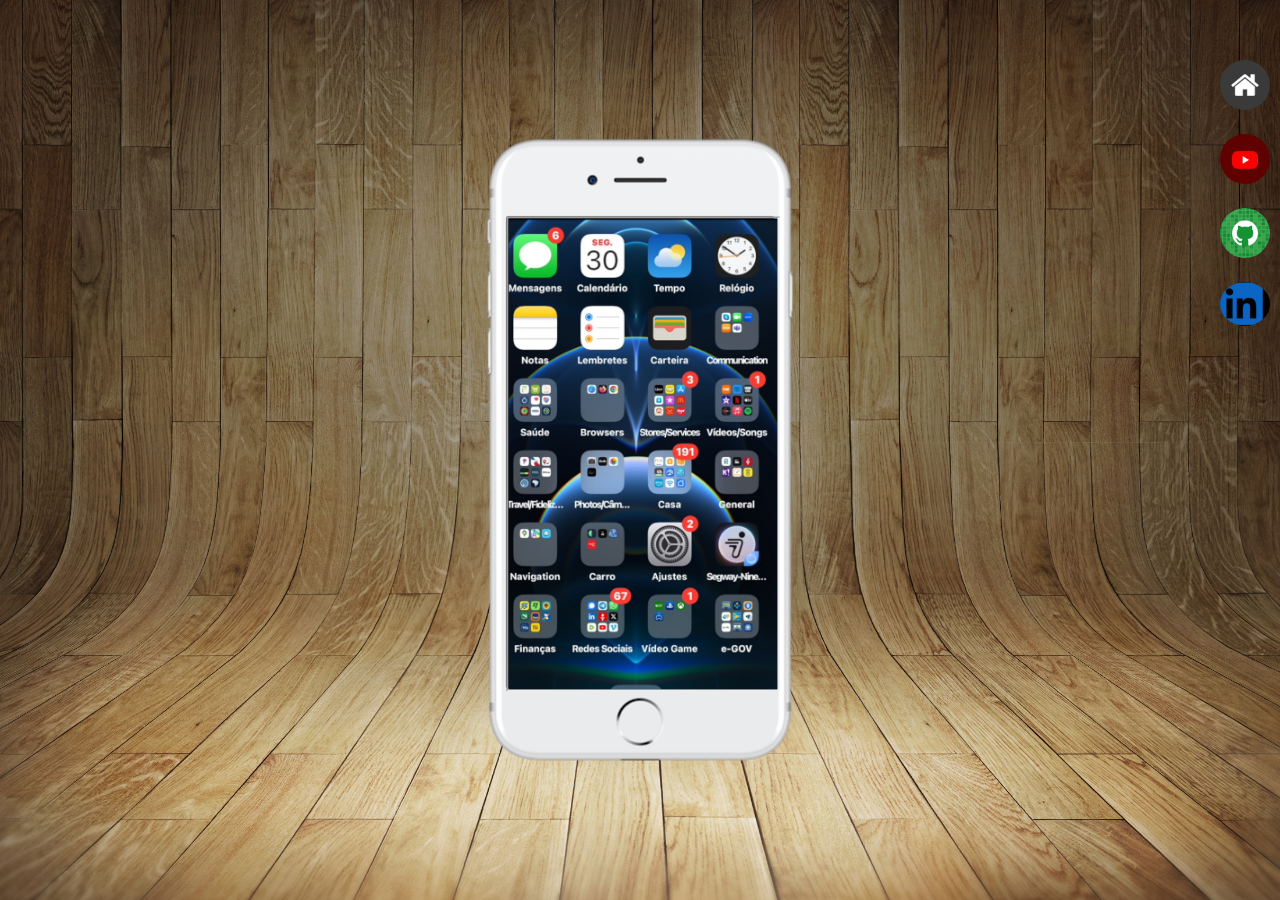
<file: index.html>
<!DOCTYPE html>
<html lang="pt-br">
  <head>
    <meta charset="UTF-8" />
    <meta name="viewport" content="width=device-width, initial-scale=1.0" />
    <title> Projeto Redes Sociais</title>
    <link
      rel="shortcut icon"
      href="imagens/Horizontal_sem_fundo_(1920x1080).ico"
      type="image/x-icon"
    />
    <link rel="stylesheet" href="estilos/style.css">
  </head>
  <body>
    <main>
      <!-- <nav>
        <li><a href="imagens/logo-home.jpg" target="frame">Home</a></li>
      </nav>

      <section id="container">
        <section id="conteudo">
          <iframe src="#" id="tela" name="frame"> </iframe>
        </section>
      </section> -->

      <section id="telefone">
        <iframe src="home.html" name="tela" id="tela"></iframe>
      </section>
      <section id="redes-sociais">
        <a href="home.html" target="tela"><img src="imagens/logo-home.jpg" alt="Home"></a> <br>
        <a href="youtube.html" target="tela"><img src="imagens/logo-youtube.jpg" alt="Youtube"></a> <br>
        <a href="github.html" target="tela"><img src="imagens/logo-github.jpg" alt="GitHub"></a> <br>
        <a href="linkedin.html" target="tela"><img src="imagens/Logo-linkedin.jpg" alt="LinKedin"></a> <br>
      </section>

    </main>
  </body>
</html>
</file>
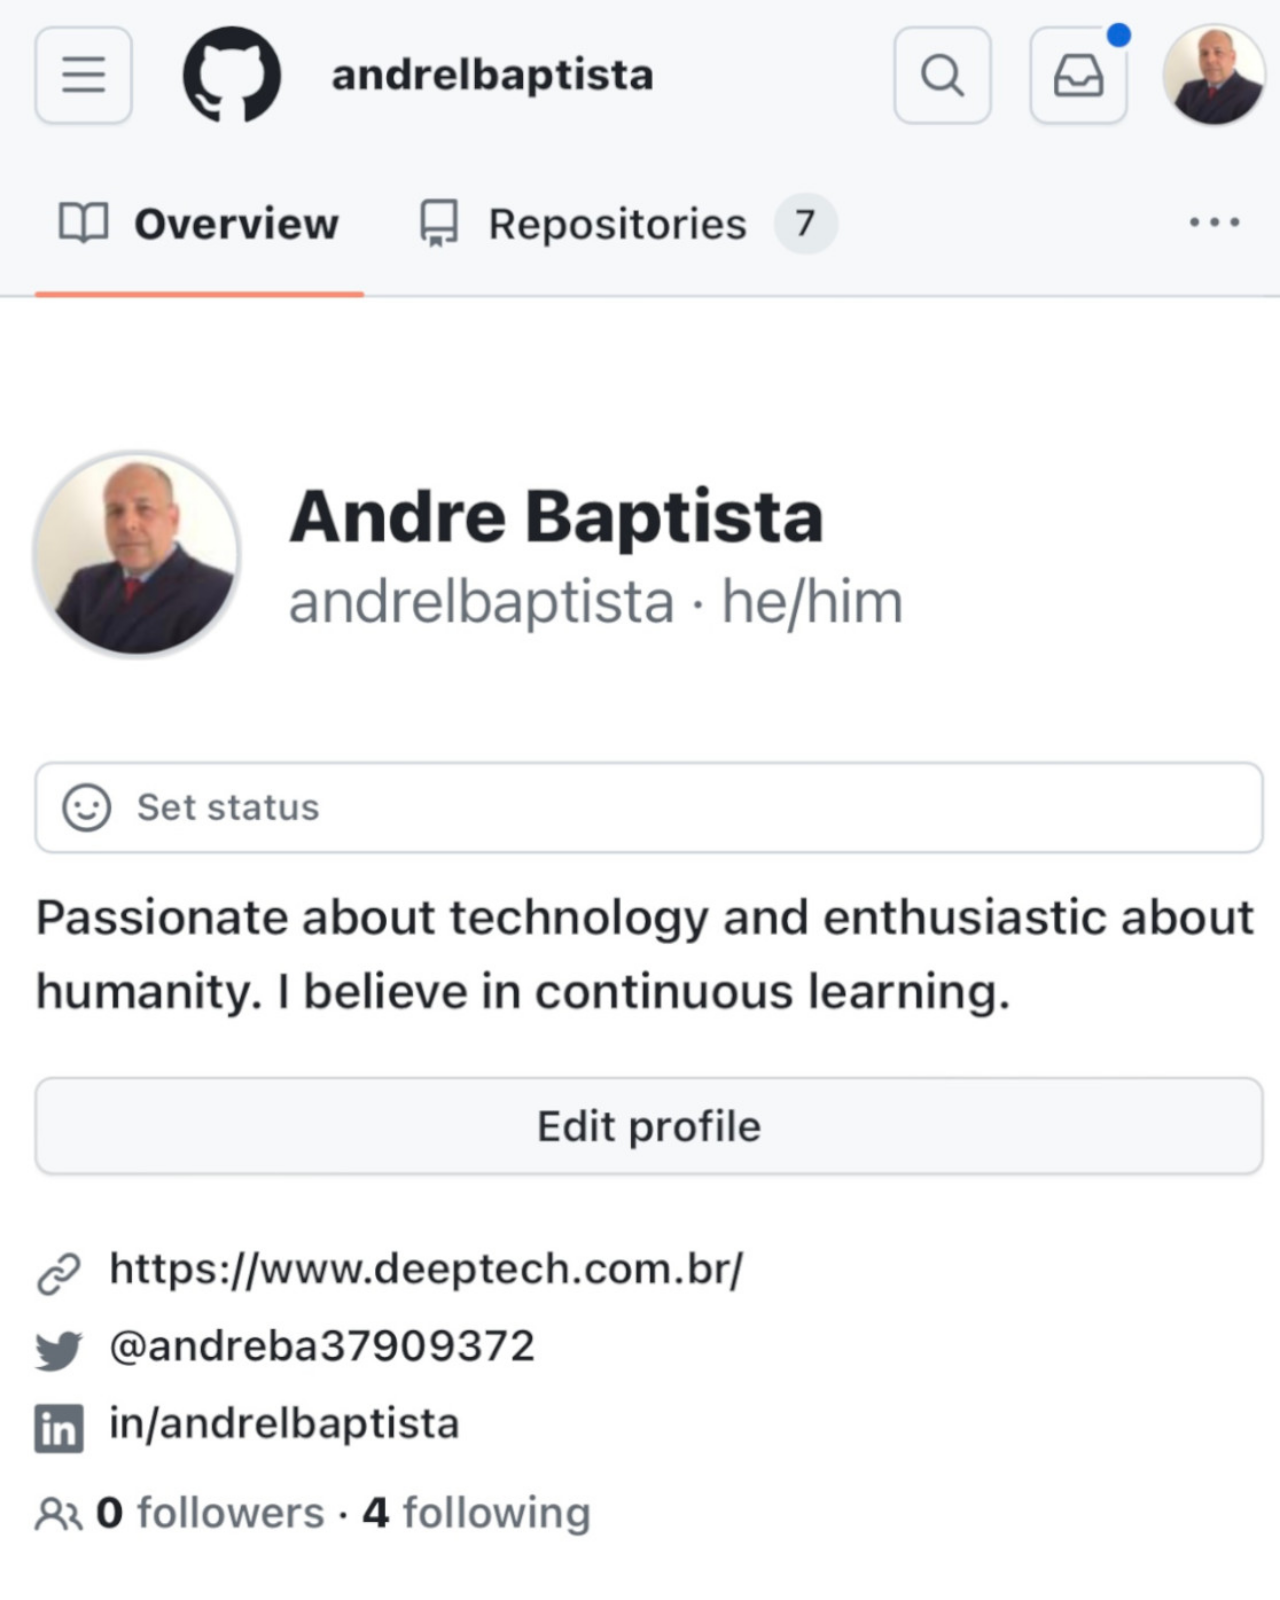
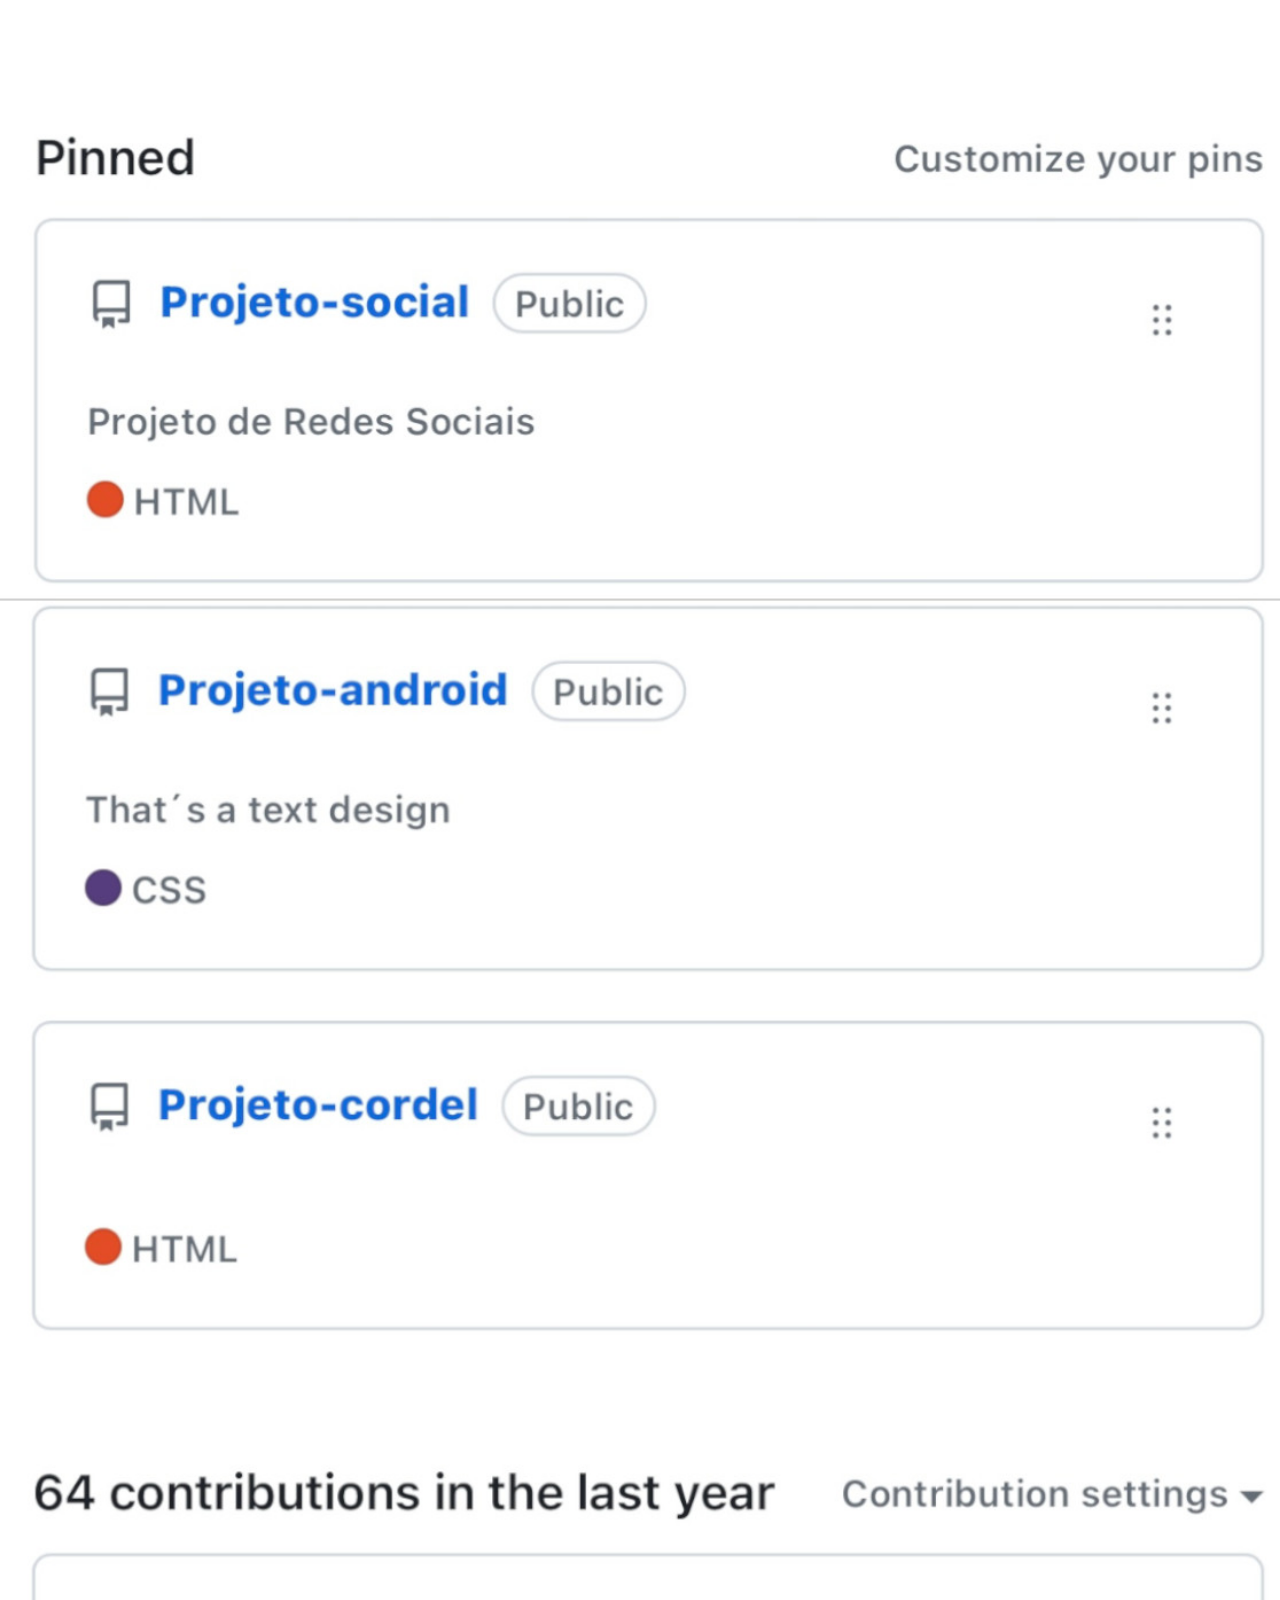
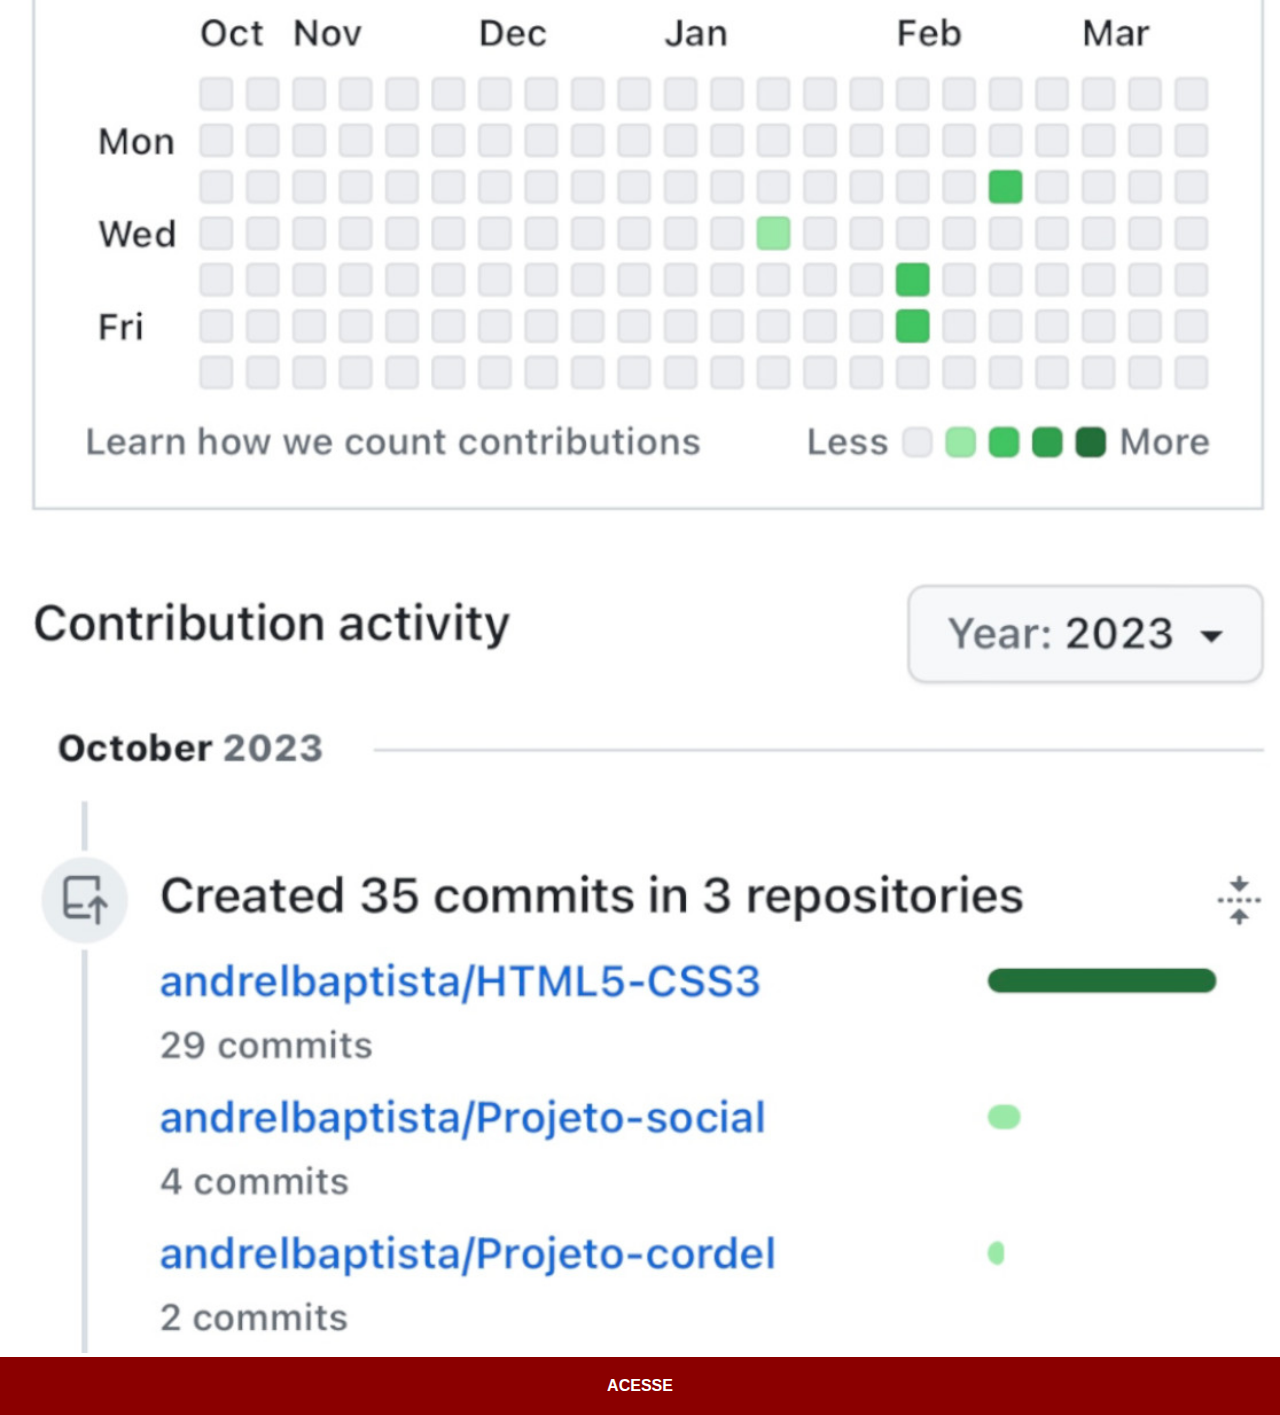
<file: github.html>
<!DOCTYPE html>
<html lang="pt-br">
<head>
    <meta charset="UTF-8">
    <meta name="viewport" content="width=device-width, initial-scale=1.0">
    <title>GitHub</title>
    <link rel="stylesheet" href="estilos/social.css">
</head>
<body>
    <img src="imagens/github.jpg" alt="GitHub">
    <a href="https://github.com/andrelbaptista" target="_blank">ACESSE</a>
</body>
</html>
</file>
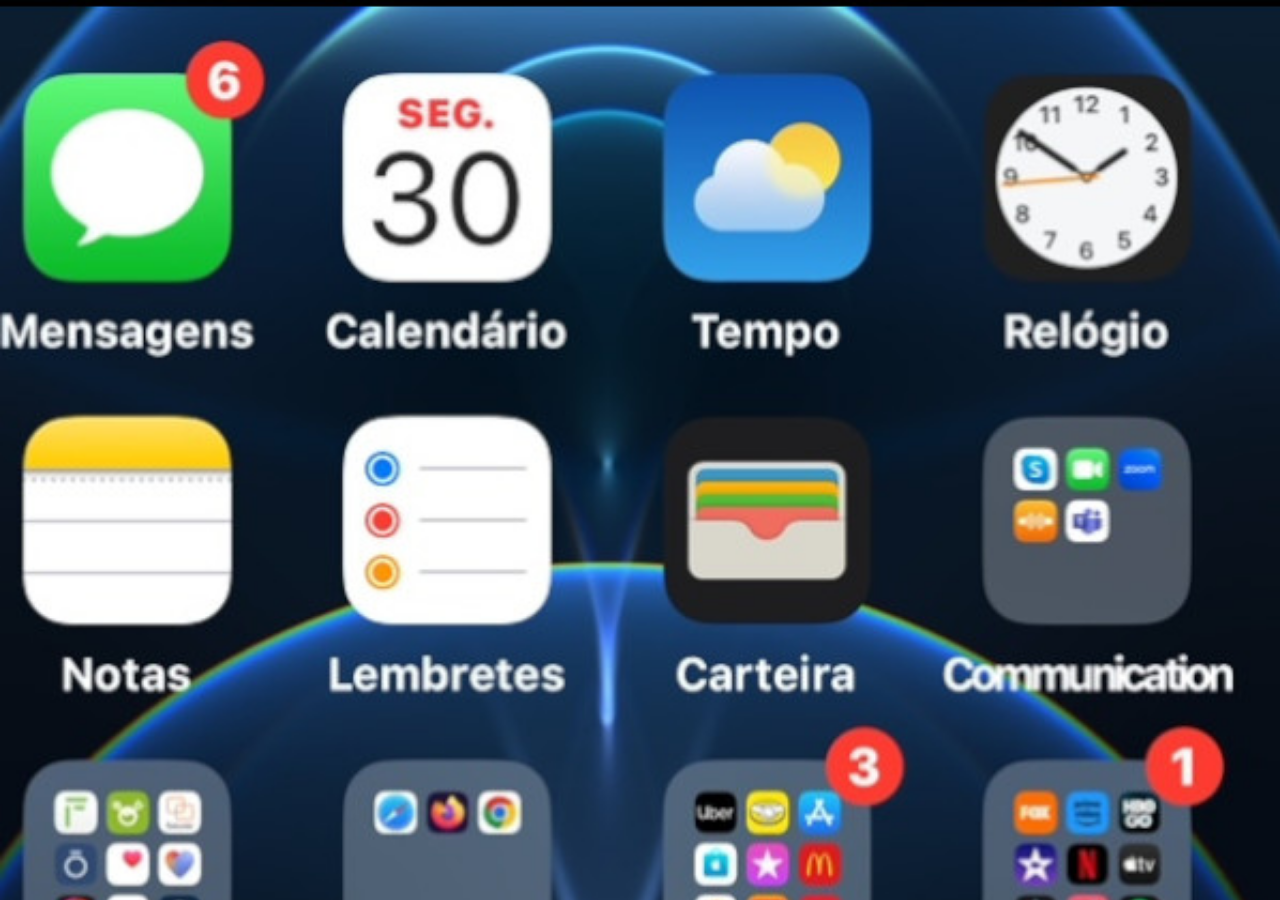
<file: home.html>
<!DOCTYPE html>
<html lang="pt-br">
<head>
    <meta charset="UTF-8">
    <meta name="viewport" content="width=device-width, initial-scale=1.0">
    <title>Home</title>
</head>
<style>
    * {
        margin: 0px;
        padding: 0px;
    }

    body {
        height: 100vh;
        width: 100vw;
        background: black url(imagens/tela-home.jpg) no-repeat top center;
        background-size: cover;
    }
</style>
<body>
    
</body>
</html>
</file>
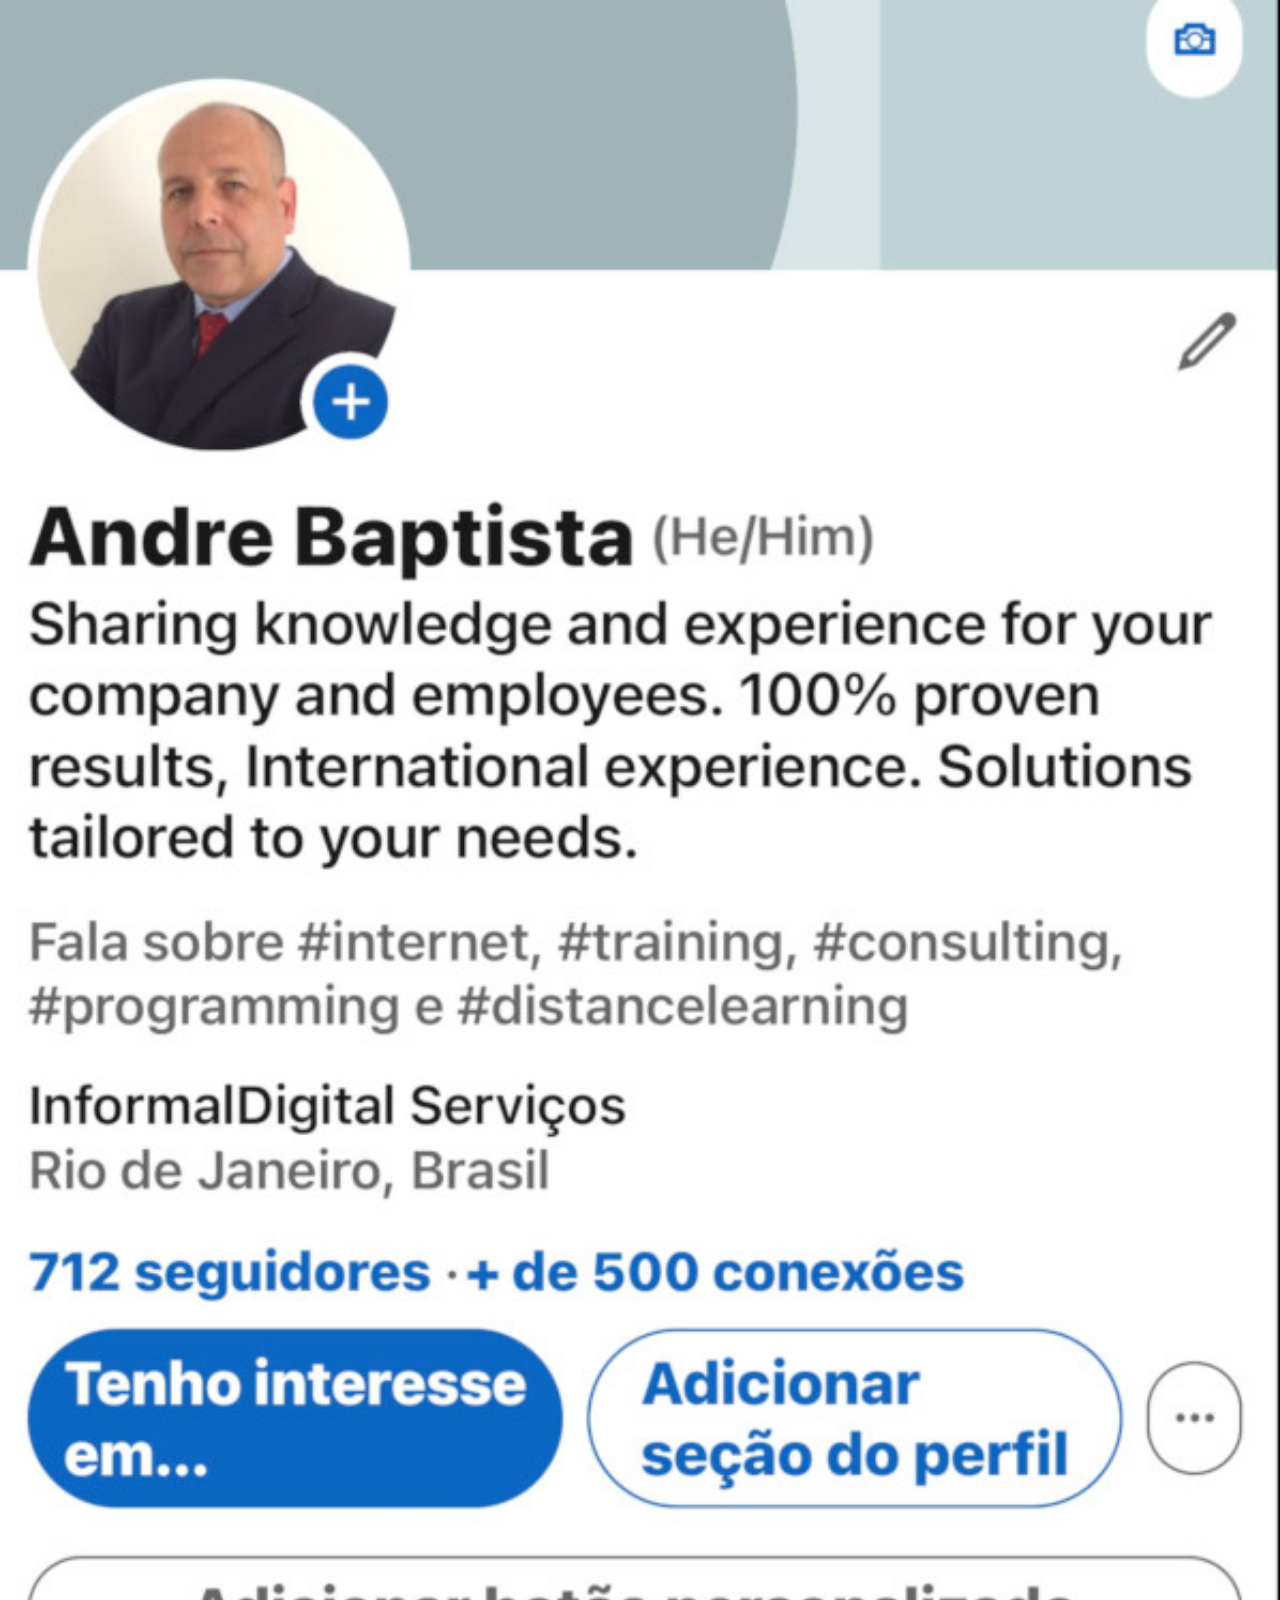
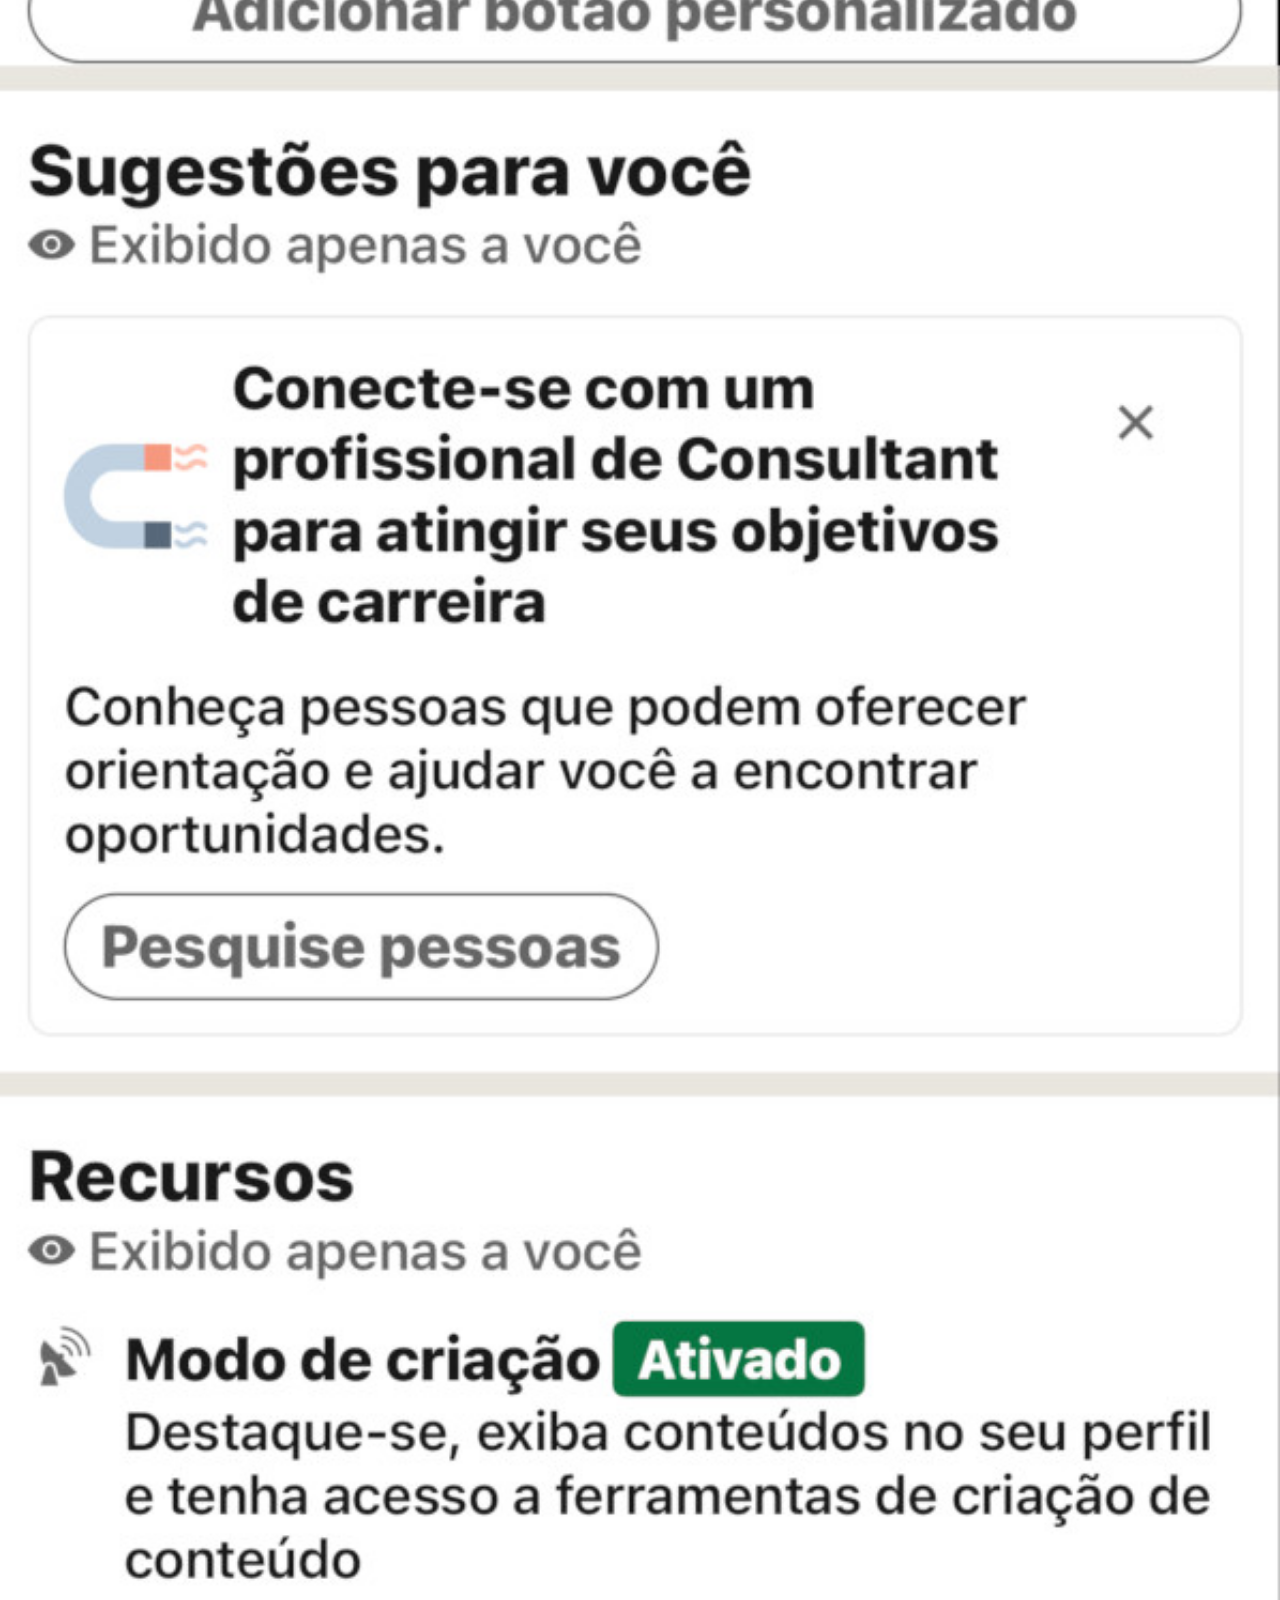
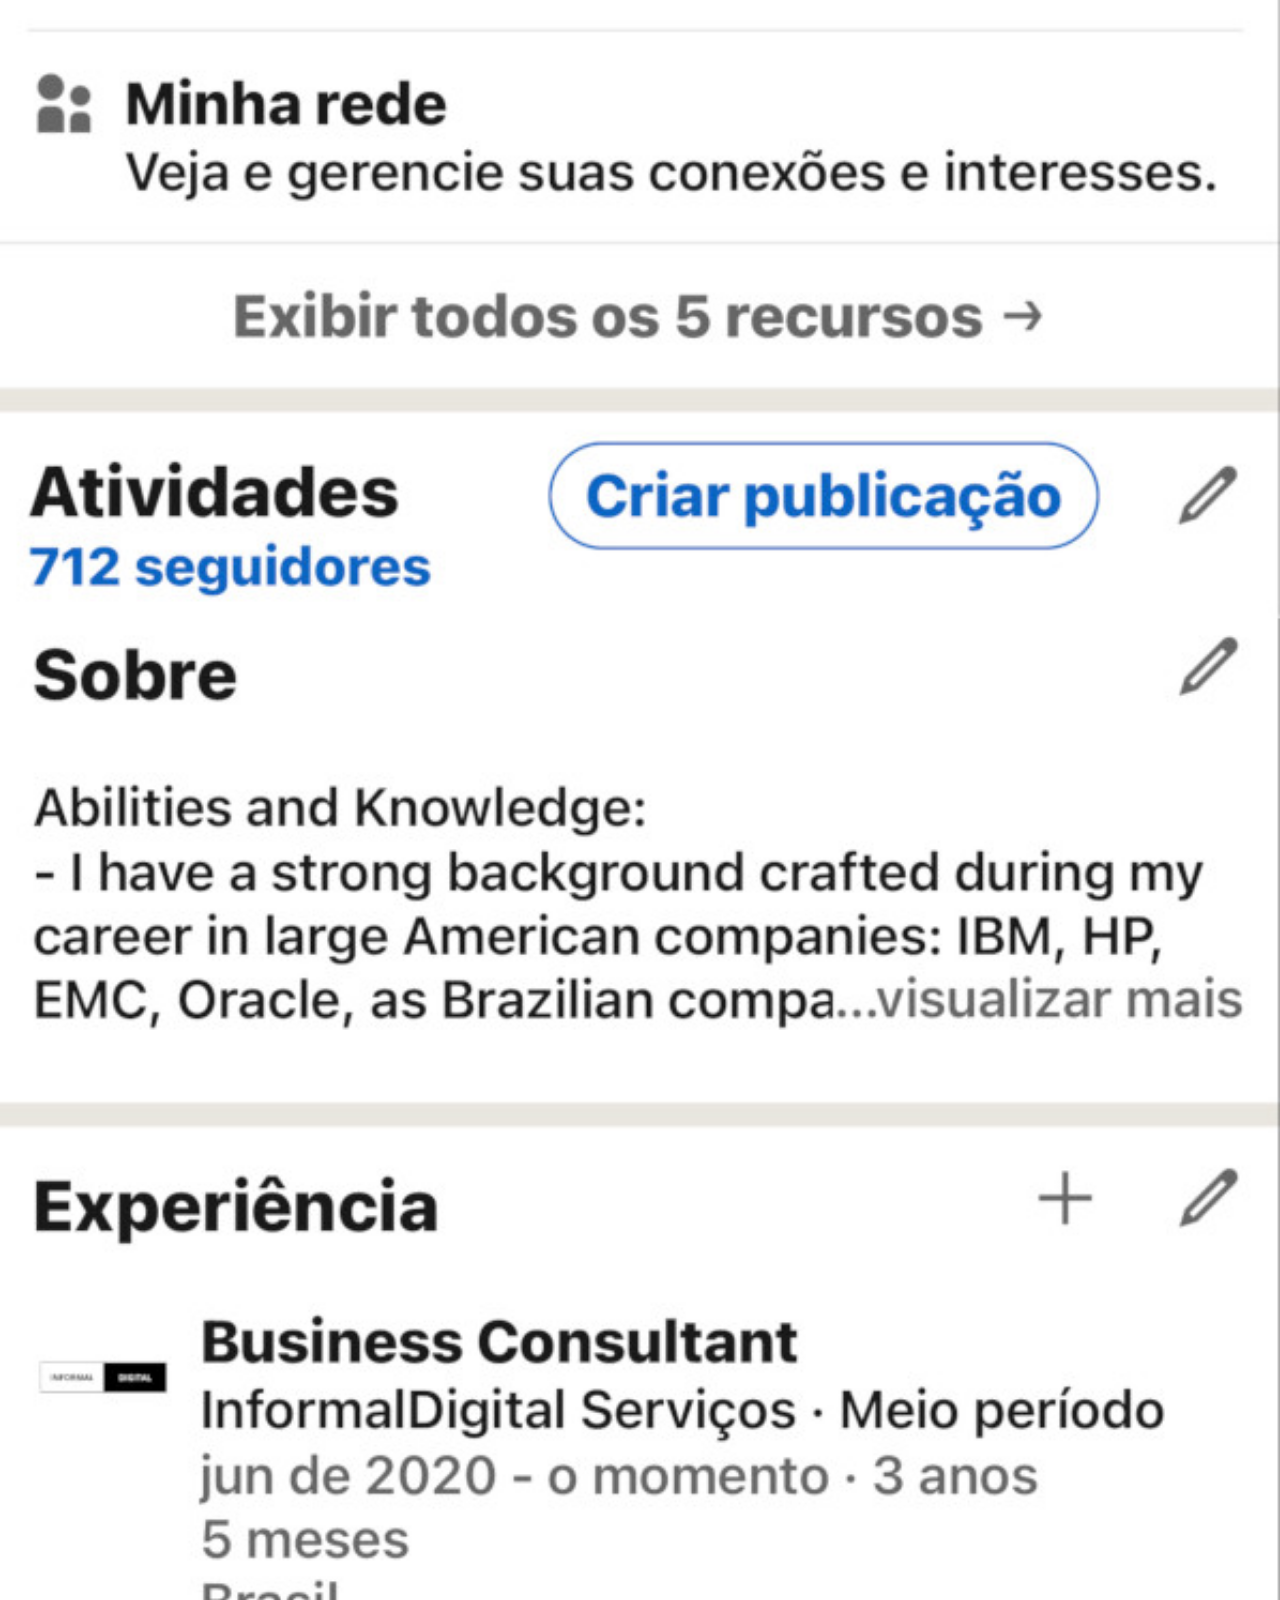
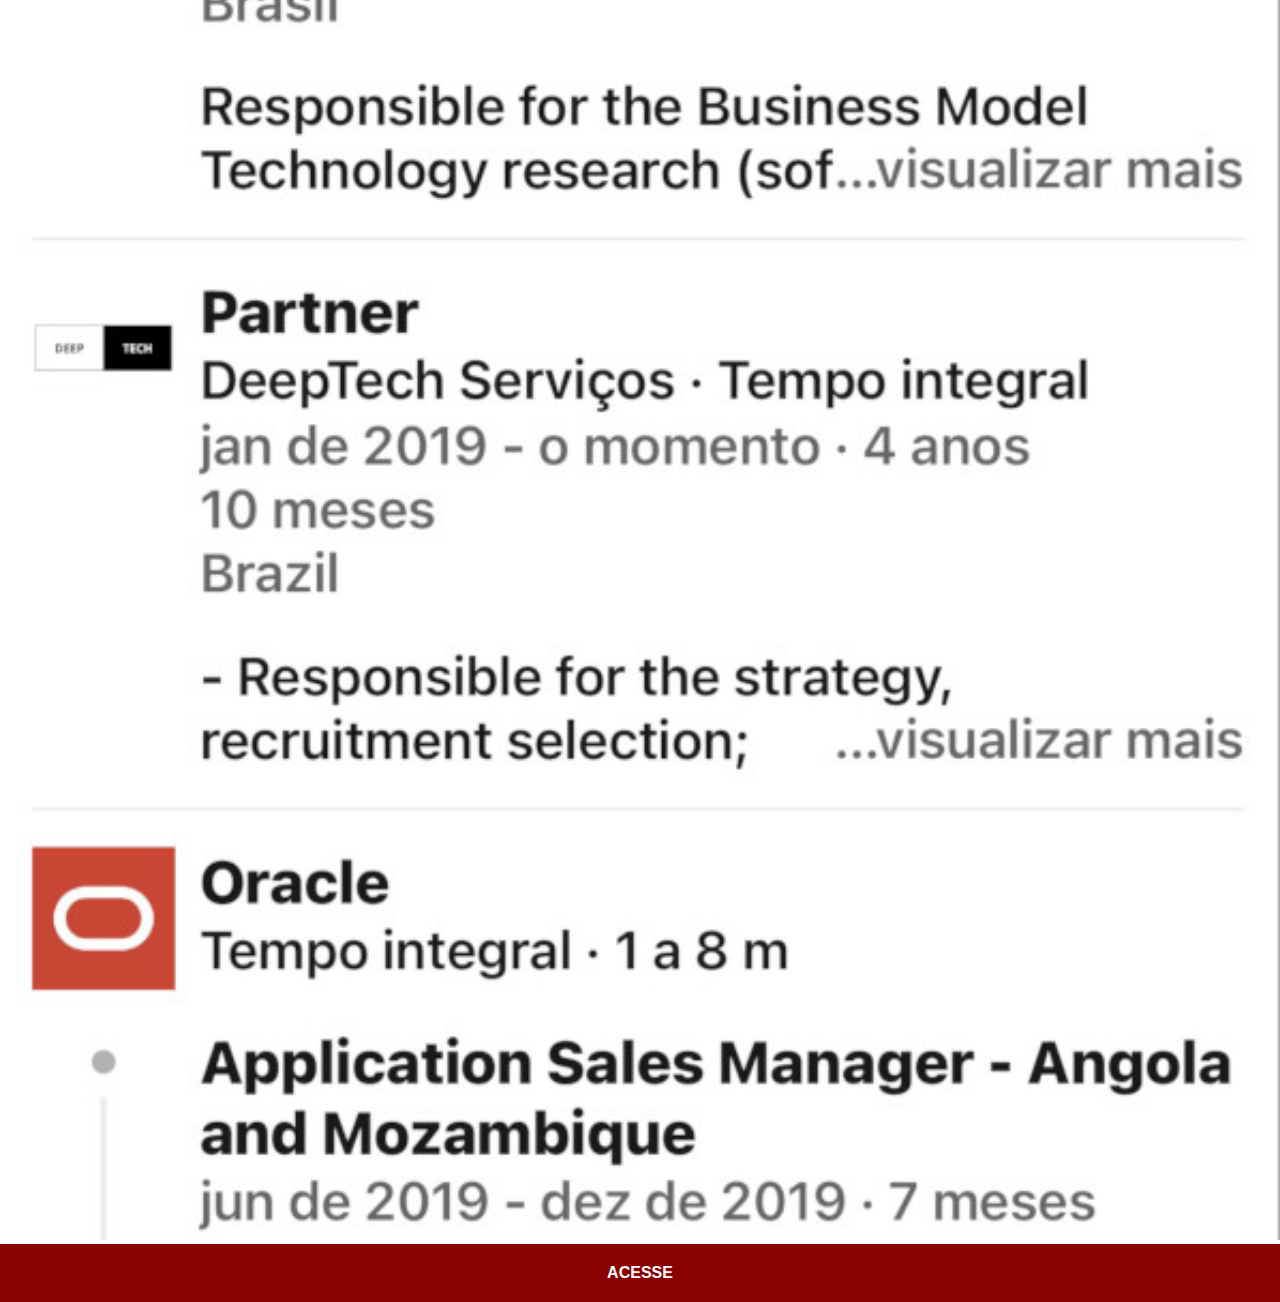
<file: LinKedin.html>
<!DOCTYPE html>
<html lang="pt-br">
<head>
    <meta charset="UTF-8">
    <meta name="viewport" content="width=device-width, initial-scale=1.0">
    <title>LinKedin</title>
    <link rel="stylesheet" href="estilos/social.css">
</head>
<body>
    <img src="imagens/linkedin.jpg" alt="LinKedin">
    <a href="https://www.linkedin.com/in/andrelbaptista/" target="_blank">ACESSE</a>
</body>
</html>
</file>
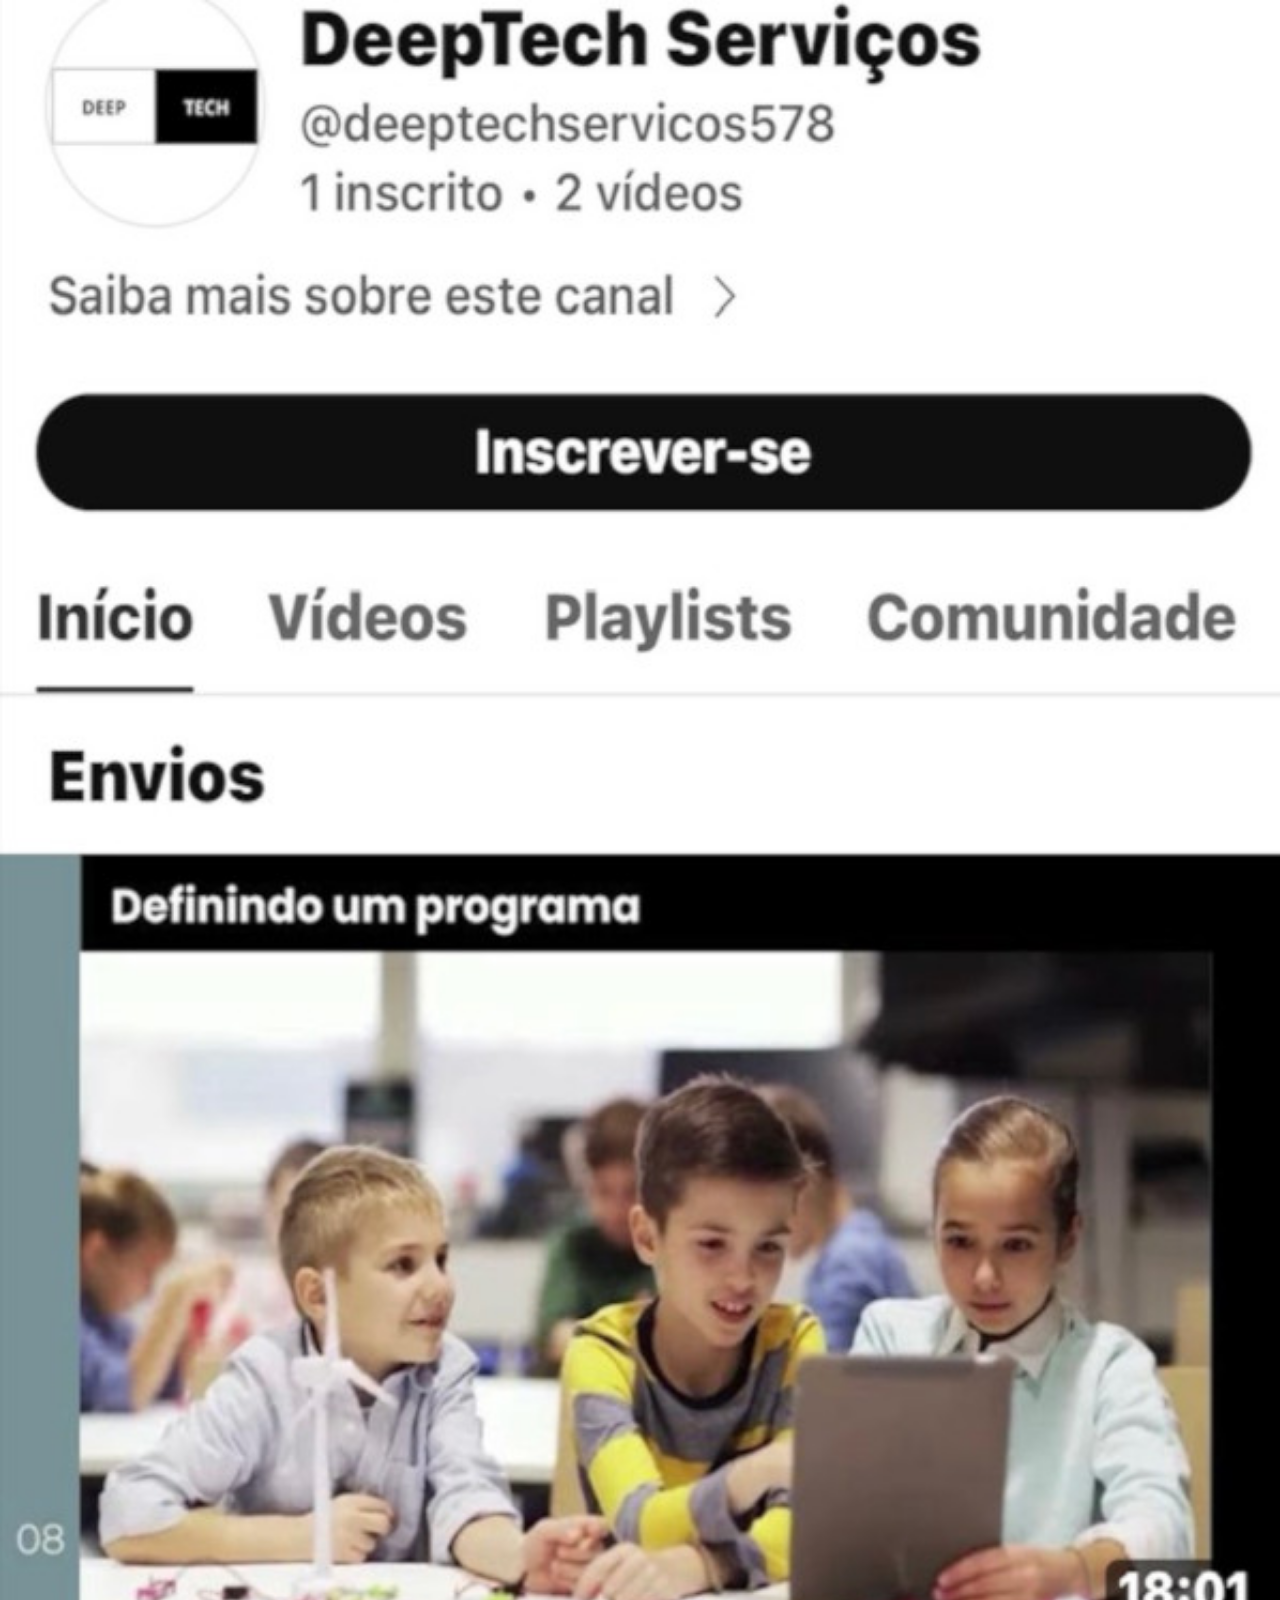
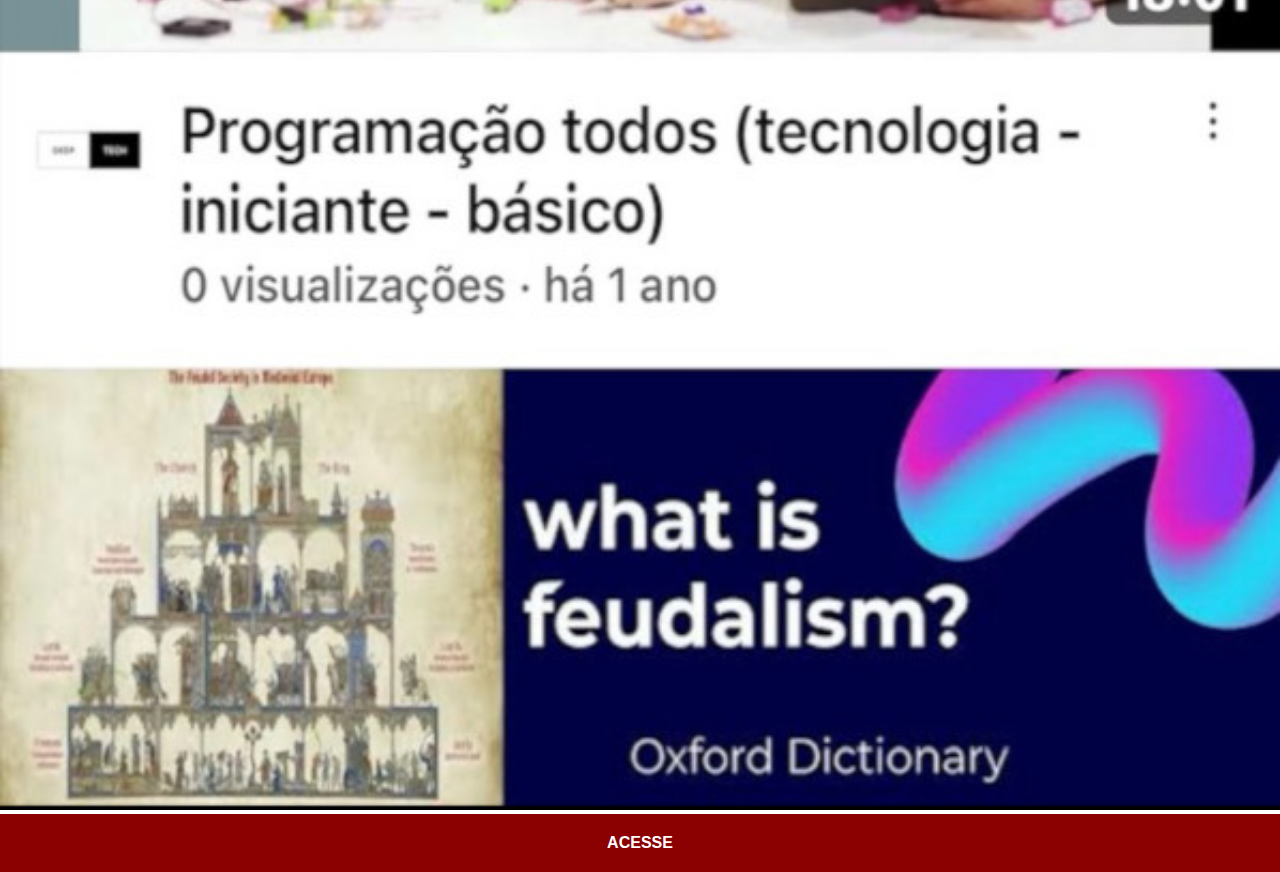
<file: youtube.html>
<!DOCTYPE html>
<html lang="pt-br">
<head>
    <meta charset="UTF-8">
    <meta name="viewport" content="width=device-width, initial-scale=1.0">
    <title>youTube</title>
    <link rel="stylesheet" href="estilos/social.css">
</head>
<body>
    <img src="imagens/YouTube.jpg" alt="youTube">
    <a href="https://www.youtube.com/@deeptechservicos578" target="_blank">ACESSE</a>
</body>
</html>
</file>
<file: estilos/style.css>
@charset "UTF-8";

* {
    margin: 0px;
    padding: 0px;
    font-family: Arial, Helvetica, sans-serif;
}

html, body {
    height: 100vh;
    width: 100vw;
    background-color: black;
}
body {
    background: url(../imagens/fundo-madeira.jpg) no-repeat top center;
    background-size: cover;
    background-attachment: fixed;
}

main {
    height: 100vh;
    position: relative ;
}

section#telefone {
    position: absolute;
    height: 627px;
    width: 311px;
    top: 50%;
    left: 50%;
    transform: translate(-50%, -50%);
    background: url(../imagens/frame-iphone.png);
    background-repeat: no-repeat;
}

iframe#tela {
    position: relative;
    top: 80px;
    left: 22px;
    height: 471px;
    width: 269px;
}
section#redes-sociais {
    text-align: right;
    padding-top: 50px;
}



section#redes-sociais img {
    margin: 10px;

    /* quando se colocada width ou height, o height ou width fica igual se nao especificado e a figura for quadrada */

    width: 50px;
    border-radius: 50%;
    box-shadow: 2px 2px 5 px rgba(0, 0, 0, 0.404);
    box-sizing: border-box;
}

section#redes-sociais img:hover {
    border: 3px solid rgba(255, 255, 255, 0.551);
    transform: translate(-3px, -3px);
    box-shadow: 5px 5px 10px rgba(254, 252, 252, 0.616);
    transition: transform .4s, border 1s;
}
</file>
<file: estilos/social.css>
@charset "UTF-8";
* {
    margin: 0px;
    padding: 0px;
    font-family: Arial, Helvetica, sans-serif;
}

::-webkit-scrollbar {
    width: 0px;
}

img {
    width: 100vw;
}

a {
    display: block;
    padding: 20px;
    text-align: center;
    text-decoration: none;
    font-weight: bold;
    background-color: darkred;
    color: white;
}

a:hover {
    background-color: red;
}
</file>
